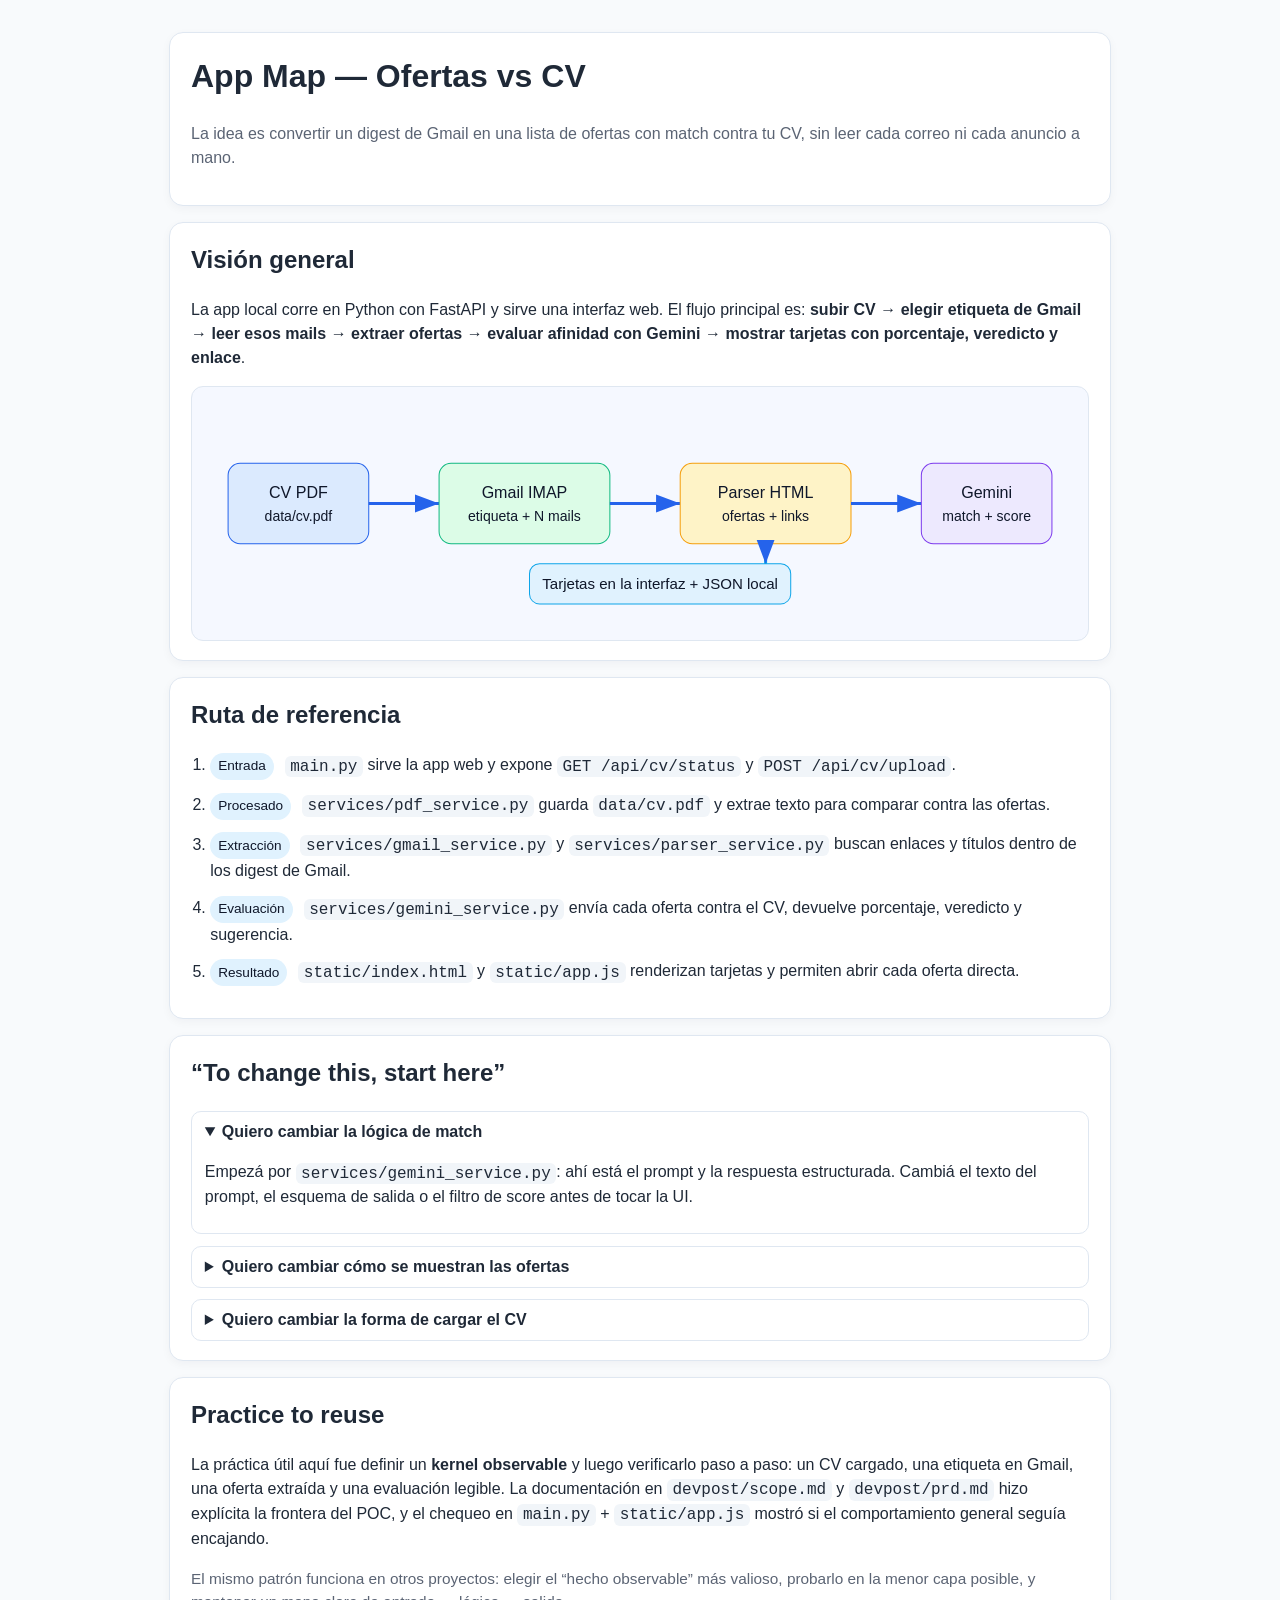
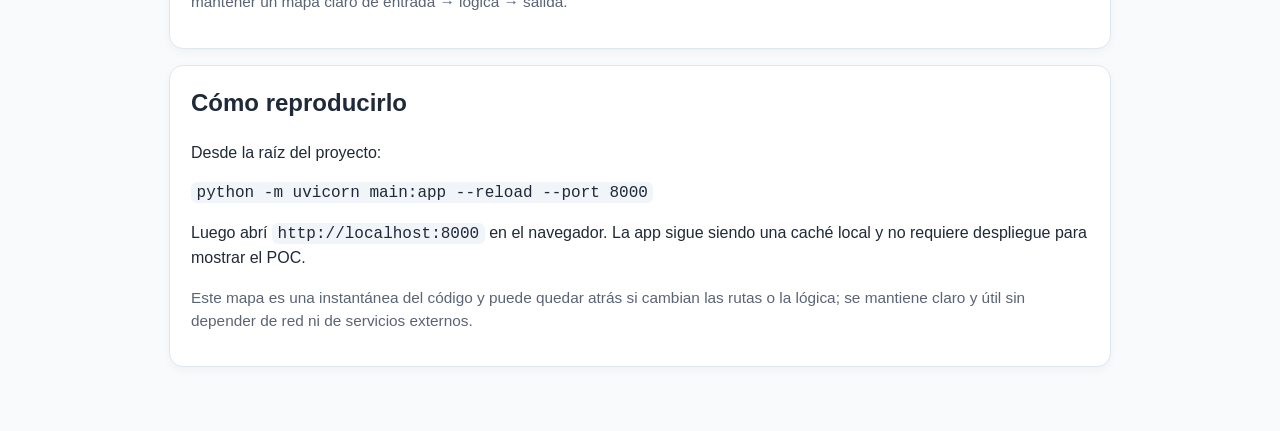
<file: devpost/app-map.html>
<!DOCTYPE html>
<html lang="es">
<head>
  <meta charset="UTF-8" />
  <meta name="viewport" content="width=device-width, initial-scale=1.0" />
  <title>App Map — Ofertas vs CV</title>
  <style>
    :root {
      --bg: #f8fafc;
      --panel: #ffffff;
      --line: #dfe7f1;
      --text: #1f2937;
      --muted: #5b6474;
      --primary: #2563eb;
      --accent: #10b981;
      --warning: #f59e0b;
    }
    * { box-sizing: border-box; }
    body {
      margin: 0;
      font-family: Arial, Helvetica, sans-serif;
      background: var(--bg);
      color: var(--text);
      line-height: 1.5;
    }
    .wrap {
      max-width: 980px;
      margin: 0 auto;
      padding: 2rem 1.2rem 3rem;
    }
    .panel {
      background: var(--panel);
      border: 1px solid var(--line);
      border-radius: 14px;
      padding: 1.2rem 1.3rem;
      box-shadow: 0 3px 10px rgba(15, 23, 42, 0.04);
      margin-bottom: 1rem;
    }
    h1, h2, h3 { margin-top: 0; }
    .subtitle { color: var(--muted); }
    .diagram {
      background: #f5f8ff;
      border: 1px solid var(--line);
      border-radius: 12px;
      padding: 1rem;
    }
    .diagram svg {
      width: 100%;
      height: auto;
      display: block;
    }
    .route { margin: 0; padding-left: 1.2rem; }
    .route li { margin-bottom: 0.8rem; }
    .chip {
      display: inline-block;
      background: #e0f2fe;
      color: #0f172a;
      padding: 0.2rem 0.5rem;
      border-radius: 999px;
      font-size: 0.85rem;
      margin-right: 0.4rem;
    }
    code {
      font-family: Consolas, "Courier New", monospace;
      background: #f1f5f9;
      padding: 0.1rem 0.35rem;
      border-radius: 6px;
    }
    details {
      border: 1px solid var(--line);
      border-radius: 10px;
      background: #ffffff;
      padding: 0.5rem 0.8rem;
    }
    details + details { margin-top: 0.7rem; }
    .small { color: var(--muted); font-size: 0.96rem; }
  </style>
</head>
<body>
  <div class="wrap">
    <div class="panel">
      <h1>App Map — Ofertas vs CV</h1>
      <p class="subtitle">La idea es convertir un digest de Gmail en una lista de ofertas con match contra tu CV, sin leer cada correo ni cada anuncio a mano.</p>
    </div>

    <div class="panel">
      <h2>Visión general</h2>
      <p>La app local corre en Python con FastAPI y sirve una interfaz web. El flujo principal es: <strong>subir CV</strong> → <strong>elegir etiqueta de Gmail</strong> → <strong>leer esos mails</strong> → <strong>extraer ofertas</strong> → <strong>evaluar afinidad con Gemini</strong> → <strong>mostrar tarjetas con porcentaje, veredicto y enlace</strong>.</p>
      <div class="diagram">
        <svg viewBox="0 0 860 220" role="img" aria-label="Diagrama del flujo principal de la app">
          <defs>
            <marker id="arrow" markerWidth="10" markerHeight="10" refX="8" refY="3" orient="auto">
              <path d="M0,0 L0,6 L8,3 z" fill="#2563eb"></path>
            </marker>
          </defs>
          <rect x="20" y="60" width="140" height="80" rx="12" fill="#dbeafe" stroke="#2563eb" />
          <text x="90" y="95" text-anchor="middle" font-size="16" fill="#0f172a">CV PDF</text>
          <text x="90" y="117" text-anchor="middle" font-size="14" fill="#0f172a">data/cv.pdf</text>

          <line x1="160" y1="100" x2="230" y2="100" stroke="#2563eb" stroke-width="3" marker-end="url(#arrow)" />

          <rect x="230" y="60" width="170" height="80" rx="12" fill="#dcfce7" stroke="#10b981" />
          <text x="315" y="95" text-anchor="middle" font-size="16" fill="#0f172a">Gmail IMAP</text>
          <text x="315" y="117" text-anchor="middle" font-size="14" fill="#0f172a">etiqueta + N mails</text>

          <line x1="400" y1="100" x2="470" y2="100" stroke="#2563eb" stroke-width="3" marker-end="url(#arrow)" />

          <rect x="470" y="60" width="170" height="80" rx="12" fill="#fef3c7" stroke="#f59e0b" />
          <text x="555" y="95" text-anchor="middle" font-size="16" fill="#0f172a">Parser HTML</text>
          <text x="555" y="117" text-anchor="middle" font-size="14" fill="#0f172a">ofertas + links</text>

          <line x1="640" y1="100" x2="710" y2="100" stroke="#2563eb" stroke-width="3" marker-end="url(#arrow)" />

          <rect x="710" y="60" width="130" height="80" rx="12" fill="#ede9fe" stroke="#7c3aed" />
          <text x="775" y="95" text-anchor="middle" font-size="16" fill="#0f172a">Gemini</text>
          <text x="775" y="117" text-anchor="middle" font-size="14" fill="#0f172a">match + score</text>

          <rect x="320" y="160" width="260" height="40" rx="10" fill="#e0f2fe" stroke="#0ea5e9" />
          <text x="450" y="185" text-anchor="middle" font-size="15" fill="#0f172a">Tarjetas en la interfaz + JSON local</text>
          <line x1="555" y1="140" x2="555" y2="160" stroke="#0ea5e9" stroke-width="3" marker-end="url(#arrow)" />
        </svg>
      </div>
    </div>

    <div class="panel">
      <h2>Ruta de referencia</h2>
      <ol class="route">
        <li><span class="chip">Entrada</span> <code>main.py</code> sirve la app web y expone <code>GET /api/cv/status</code> y <code>POST /api/cv/upload</code>.</li>
        <li><span class="chip">Procesado</span> <code>services/pdf_service.py</code> guarda <code>data/cv.pdf</code> y extrae texto para comparar contra las ofertas.</li>
        <li><span class="chip">Extracción</span> <code>services/gmail_service.py</code> y <code>services/parser_service.py</code> buscan enlaces y títulos dentro de los digest de Gmail.</li>
        <li><span class="chip">Evaluación</span> <code>services/gemini_service.py</code> envía cada oferta contra el CV, devuelve porcentaje, veredicto y sugerencia.</li>
        <li><span class="chip">Resultado</span> <code>static/index.html</code> y <code>static/app.js</code> renderizan tarjetas y permiten abrir cada oferta directa.</li>
      </ol>
    </div>

    <div class="panel">
      <h2>“To change this, start here”</h2>
      <details open>
        <summary><strong>Quiero cambiar la lógica de match</strong></summary>
        <p>Empezá por <code>services/gemini_service.py</code>: ahí está el prompt y la respuesta estructurada. Cambiá el texto del prompt, el esquema de salida o el filtro de score antes de tocar la UI.</p>
      </details>
      <details>
        <summary><strong>Quiero cambiar cómo se muestran las ofertas</strong></summary>
        <p>Mirá <code>static/app.js</code> y su función <code>renderJobCards</code>. La visualización está separada de la lógica de backend y es el punto más seguro para ajustar badges, textos o columnas.</p>
      </details>
      <details>
        <summary><strong>Quiero cambiar la forma de cargar el CV</strong></summary>
        <p>Verificá <code>main.py</code> para la ruta de upload y <code>services/pdf_service.py</code> para el almacenamiento en disco. Si querés cambiar qué archivo guardan o el nombre del archivo, ese es el lugar.</p>
      </details>
    </div>

    <div class="panel">
      <h2>Practice to reuse</h2>
      <p>La práctica útil aquí fue definir un <strong>kernel observable</strong> y luego verificarlo paso a paso: un CV cargado, una etiqueta en Gmail, una oferta extraída y una evaluación legible. La documentación en <code>devpost/scope.md</code> y <code>devpost/prd.md</code> hizo explícita la frontera del POC, y el chequeo en <code>main.py</code> + <code>static/app.js</code> mostró si el comportamiento general seguía encajando.</p>
      <p class="small">El mismo patrón funciona en otros proyectos: elegir el “hecho observable” más valioso, probarlo en la menor capa posible, y mantener un mapa claro de entrada → lógica → salida.</p>
    </div>

    <div class="panel">
      <h2>Cómo reproducirlo</h2>
      <p>Desde la raíz del proyecto:</p>
      <pre><code>python -m uvicorn main:app --reload --port 8000</code></pre>
      <p>Luego abrí <code>http://localhost:8000</code> en el navegador. La app sigue siendo una caché local y no requiere despliegue para mostrar el POC.</p>
      <p class="small">Este mapa es una instantánea del código y puede quedar atrás si cambian las rutas o la lógica; se mantiene claro y útil sin depender de red ni de servicios externos.</p>
    </div>
  </div>
</body>
</html>
</file>
